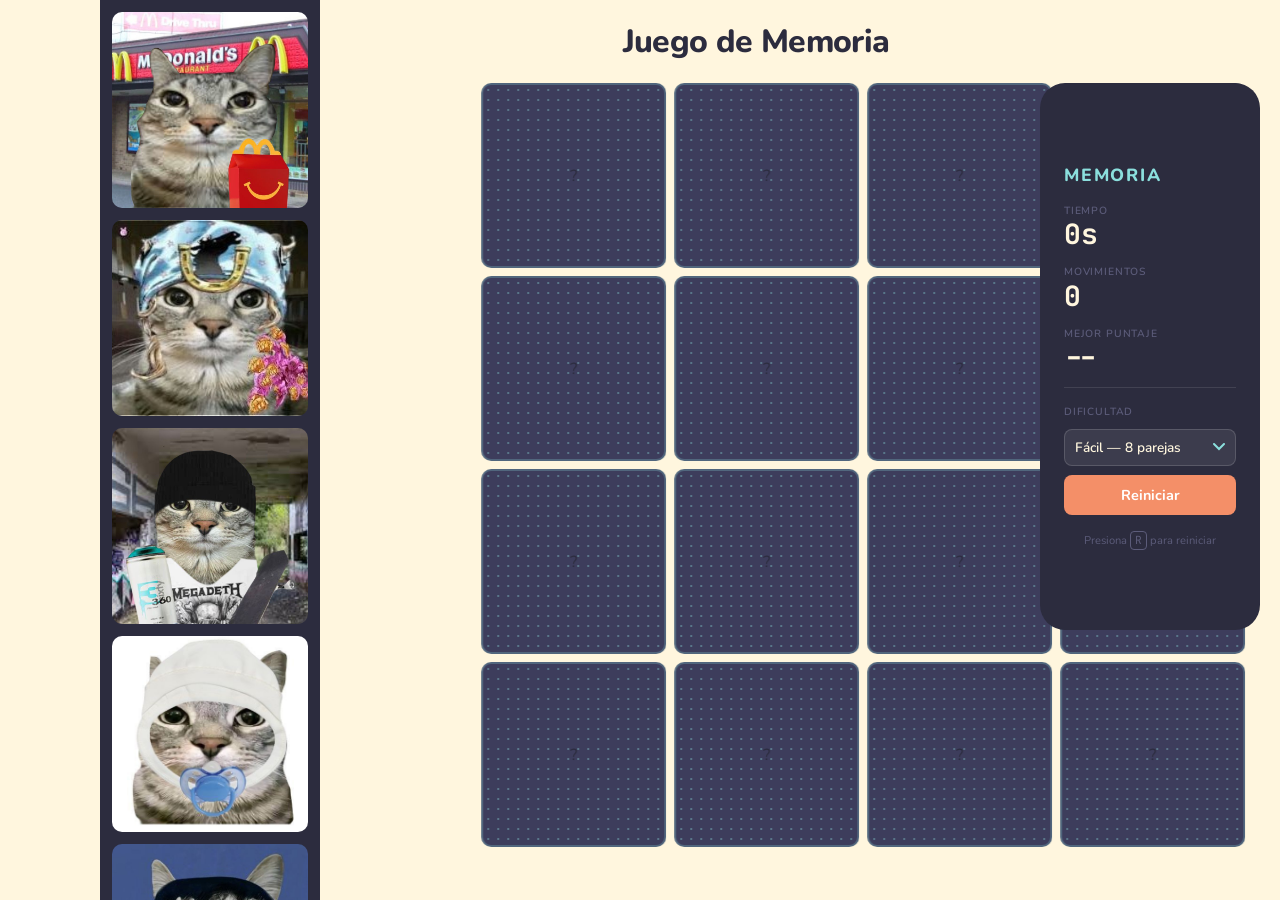
<file: index.html>
<!DOCTYPE html>
<html lang="es">
  <head>
    <meta charset="UTF-8" />
    <meta name="viewport" content="width=device-width, initial-scale=1.0" />
    <title>Juego de Memoria</title>
    <link rel="preconnect" href="https://fonts.googleapis.com" />
    <link rel="preconnect" href="https://fonts.gstatic.com" crossorigin />
    <link href="https://fonts.googleapis.com/css2?family=Nunito:wght@400;600;700;800&family=JetBrains+Mono:wght@500;700&display=swap" rel="stylesheet" />
    <link rel="stylesheet" href="styles.css" />
  </head>
  <body>
    <header>
      <h1>Juego de Memoria</h1>
    </header>

    <!-- Banner izquierdo: imágenes en loop vertical -->
    <aside class="banner-left" aria-hidden="true">
      <div class="banner-track">
        <!-- Primer set de imágenes -->
        <img src="Assets/bannerzazu/zazu1.jpg" alt="" />
        <img src="Assets/bannerzazu/zazu2.jpg" alt="" />
        <img src="Assets/bannerzazu/zazu3.jpg" alt="" />
        <img src="Assets/bannerzazu/zazu4.jpg" alt="" />
        <img src="Assets/bannerzazu/zazu5.jpg" alt="" />
        <img src="Assets/bannerzazu/zazu6.jpg" alt="" />
        <img src="Assets/bannerzazu/zazu7.jpg" alt="" />
        <img src="Assets/bannerzazu/zazu8.jpg" alt="" />
        <img src="Assets/bannerzazu/zazu9.jpg" alt="" />
        <img src="Assets/bannerzazu/zazu10.jpg" alt="" />
        <!-- Segundo set: copia exacta para el loop sin salto -->
        <img src="Assets/bannerzazu/zazu1.jpg" alt="" />
        <img src="Assets/bannerzazu/zazu2.jpg" alt="" />
        <img src="Assets/bannerzazu/zazu3.jpg" alt="" />
        <img src="Assets/bannerzazu/zazu4.jpg" alt="" />
        <img src="Assets/bannerzazu/zazu5.jpg" alt="" />
        <img src="Assets/bannerzazu/zazu6.jpg" alt="" />
        <img src="Assets/bannerzazu/zazu7.jpg" alt="" />
        <img src="Assets/bannerzazu/zazu8.jpg" alt="" />
        <img src="Assets/bannerzazu/zazu9.jpg" alt="" />
        <img src="Assets/bannerzazu/zazu10.jpg" alt="" />
      </div>
    </aside>

    <main class="layout">

      <!-- COLUMNA IZQUIERDA: solo el tablero -->
      <div class="board-area">
        <section
          id="board"
          class="board"
          role="grid"
          aria-label="Tablero de cartas"
        ></section>
        <!-- Imagen de victoria que crece sobre el tablero -->
        <div id="victory-overlay" class="victory-overlay hidden">
          <img src="Assets/VICTORY.jpg" alt="Victoria" id="victory-img" />
        </div>
      </div>
      <!-- COLUMNA DERECHA: sidebar con todos los datos -->
      <aside class="sidebar">
        <div class="sidebar-inner">

          <h2 class="sidebar-title">Memoria</h2>

          <!-- Marcadores -->
          <div class="stat-block">
            <span class="stat-label">Tiempo</span>
            <span id="timer" class="stat-value mono">0s</span>
          </div>

          <div class="stat-block">
            <span class="stat-label">Movimientos</span>
            <span id="move-count" class="stat-value mono">0</span>
          </div>

          <div class="stat-block">
            <span class="stat-label">Mejor puntaje</span>
            <span id="best-score" class="stat-value mono">--</span>
          </div>

          <hr class="sidebar-divider" />

          <!-- Controles -->
          <div class="sidebar-controls">
            <label class="control-label" for="difficulty-select">Dificultad</label>
            <select id="difficulty-select">
              <option value="8">Fácil — 8 parejas</option>
              <option value="12">Medio — 12 parejas</option>
              <option value="18">Difícil — 18 parejas</option>
            </select>
            <button id="restart-btn" type="button">Reiniciar</button>
          </div>

          <div id="victory-msg" class="victory-msg hidden" role="alert" aria-live="polite">
            <h2>¡Ganaste! 🎉</h2>
            <p id="victory-details"></p>
            <button id="play-again-btn" type="button">Jugar de nuevo</button>
          </div>

          <p class="keyboard-hint">Presiona <kbd>R</kbd> para reiniciar</p>
        </div>
      </aside>

    </main>

    <canvas id="confetti-canvas"> </canvas>

    <!-- El script va al final para que el DOM ya exista cuando se ejecuta -->
    <script src="script.js"></script>
  </body>
</html>
</file>
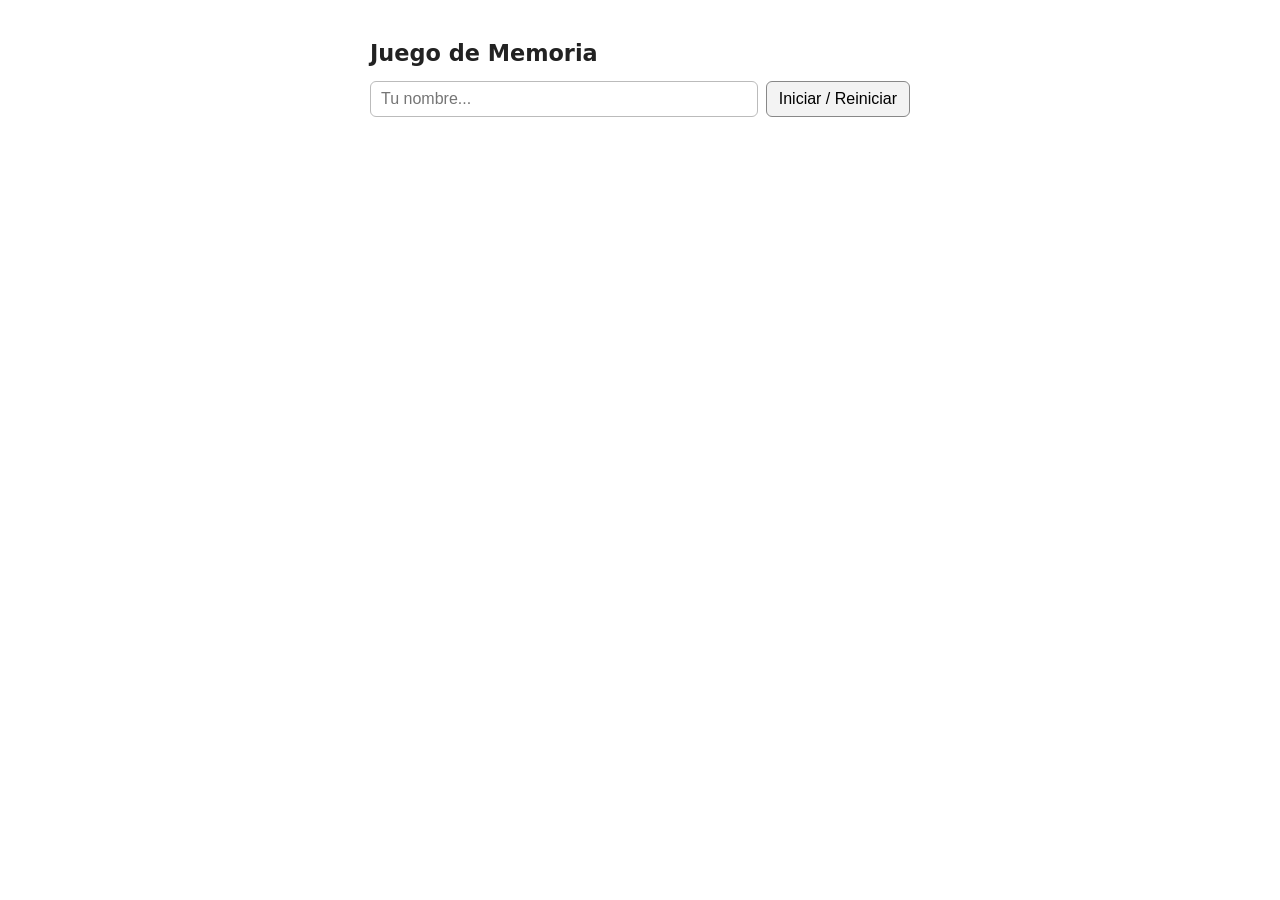
<file: parte2_corregido.html>
<!DOCTYPE html>
<html lang="es">
<head>
<meta charset="UTF-8">
<meta name="viewport" content="width=device-width, initial-scale=1.0">
<title>Juego de Memoria — versión a auditar</title>
<style>
  body{font-family:system-ui,sans-serif;max-width:540px;margin:40px auto;padding:0 16px;color:#222}
  h1{font-size:1.4rem}
  .fila{display:flex;gap:8px;margin-bottom:16px}
  input{flex:1;padding:8px 10px;font-size:1rem;border:1px solid #bbb;border-radius:6px}
  button{padding:8px 12px;font-size:1rem;cursor:pointer;border:1px solid #888;border-radius:6px;background:#f3f3f3}
  #tablero{display:grid;grid-template-columns:repeat(4,1fr);gap:10px;margin-top:8px}
  .carta{aspect-ratio:1;display:flex;align-items:center;justify-content:center;
    font-size:1.8rem;background:#2b3a42;color:#fff;border-radius:10px;cursor:pointer;user-select:none}
  .carta.volteada{background:#e8eef0;color:#222}
  .carta.encontrada{background:#cdebd7;color:#222;cursor:default}
  #movimientos{color:#666;font-size:.9rem;margin-top:14px}
  #mensaje{font-size:1.1rem;font-weight:600;margin-top:8px}
</style>
</head>
<body>
<h1>Juego de Memoria</h1>

<div class="fila">
  <input id="nombre" placeholder="Tu nombre...">
  <button id="iniciar">Iniciar / Reiniciar</button>
</div>

<div id="tablero"></div>
<p id="movimientos"></p>
<p id="mensaje"></p>

<!--
  ============================================================
  CÓDIGO PARA AUDITAR (Parte 2)
  Este juego de memoria "funciona", pero tiene bugs y malas prácticas.
  Si juegas despacio parece correcto; pruébalo con clicks rápidos,
  doble click sobre una misma carta, o un nombre raro.

  Tu tarea: encontrar los problemas, corregirlos y explicar POR QUÉ
  estaban mal. Comenta tus correcciones con  // BUG: ...  y  // FIX: ...
  Debe haber, al menos:
    - 1 bug funcional
    - 1 problema de seguridad
    - 1 olor de arquitectura / rendimiento
  (En realidad hay más.)
  ============================================================
-->
<script>
  const EMOJIS = ['🍎', '🚀', '🐱', '🌵', '🎲', '🎧', '⚽', '🍕']; // 8 pares = 16 cartas

  let cartas = [];      
  let volteadas = [];   
  let movimientos = 0;
  let nombre = '';
  let bloqueado = false; 

  const tablero = document.getElementById('tablero');

  // Algoritmo Fisher-Yates para una mezcla aleatoria uniforme y óptima
  function barajar(array) {
    for (let i = array.length - 1; i > 0; i--) {
      const j = Math.floor(Math.random() * (i + 1));
      [array[i], array[j]] = [array[j], array[i]];
    }
  }

  document.getElementById('iniciar').addEventListener('click', function () {
    nombre = document.getElementById('nombre').value.trim() || 'Jugador'; 
    
    cartas = [];
    // // BUG PREVIO CORREGIDO: Ahora sí se insertan los dos elementos por par para completar las 16 cartas
    EMOJIS.forEach(function (e) {
      cartas.push({ emoji: e, encontrada: false, volteada: false });
      cartas.push({ emoji: e, encontrada: false, volteada: false });
    });
    
    barajar(cartas); 

    volteadas = [];
    movimientos = 0;
    bloqueado = false;
    document.getElementById('mensaje').textContent = '';
    
    inicializarTablero();
    actualizarMarcador();
  });

  // Crea la estructura HTML limpia de 16 cartas boca abajo
  function inicializarTablero() {
    tablero.innerHTML = '';
    for (let i = 0; i < cartas.length; i++) {
      const div = document.createElement('div');
      div.className = 'carta';
      div.dataset.indice = i;
      div.textContent = '?';
      tablero.appendChild(div);
    }
  }

  // Delegación de eventos para optimizar el rendimiento del DOM
  tablero.addEventListener('click', function (e) {
    const tarjetaHtml = e.target.closest('.carta');
    if (tarjetaHtml) {
      voltearCarta(tarjetaHtml);
    }
  });

  function actualizarMarcador() {
    document.getElementById('movimientos').textContent = 'Movimientos: ' + movimientos;
  }

  function voltearCarta(div) {
    const i = Number(div.dataset.indice);

    // Guardas tempranas para evitar clicks no deseados, spam y doble click
    if (bloqueado) return;
    if (cartas[i].encontrada || cartas[i].volteada) return; 
    if (volteadas.length >= 2) return;

    // Voltear visual y lógicamente la carta
    div.textContent = cartas[i].emoji;
    div.classList.add('volteada');
    cartas[i].volteada = true;
    volteadas.push(i);

    if (volteadas.length === 2) {
      movimientos++;
      actualizarMarcador();

      const a = volteadas[0];
      const b = volteadas[1];
      const divs = tablero.children;

      // Comparación lógica precisa basada en el estado de las cartas
      if (cartas[a].emoji === cartas[b].emoji) {
        cartas[a].encontrada = true;
        cartas[b].encontrada = true;
        divs[a].classList.add('encontrada');
        divs[b].classList.add('encontrada');
        volteadas = [];
        revisarVictoria();
      } else {
        bloqueado = true;
        setTimeout(function () {
          divs[a].textContent = '?';
          divs[b].textContent = '?';
          divs[a].classList.remove('volteada');
          divs[b].classList.remove('volteada');
          cartas[a].volteada = false;
          cartas[b].volteada = false;
          volteadas = [];
          bloqueado = false; 
        }, 800);
      }
    }
  }

  function revisarVictoria() {
    const todasEncontradas = cartas.every(function (c) { return c.encontrada; });
    if (todasEncontradas) {
      // Prevención de ataques XSS usando textContent
      const mensajeFinal = document.getElementById('mensaje');
      mensajeFinal.textContent = '¡Ganaste, ' + nombre + '! 🎉';
    }
  }
</script>
</body>
</html>
</file>
<file: styles.css>
/* ============================================================
   TOKENS DE DISEÑO
   Variables CSS centralizadas. Si quieres cambiar un color
   o fuente en todo el sitio, solo cambias aquí.
   ============================================================ */
:root {
  --color-cream:   #FFF6DE;
  --color-teal:    #8BDFDD;
  --color-coral:   #F48F68;
  --color-yellow:  #FFE394;
  --color-dark:    #2C2C3E;   /* Casi negro azulado, para texto y bordes */
  --color-mid:     #5C5C7A;   /* Gris medio para labels y secundarios */
  --color-card-bg: #3D3D5C;   /* Fondo de carta boca abajo */

  --font-display: 'Nunito', sans-serif;
  --font-mono:    'JetBrains Mono', monospace;

  --radius-card:    10px;
  --radius-ui:      8px;
  --sidebar-width:  220px;
  --transition-flip: 0.35s ease;
}

/* ============================================================
   RESET MÍNIMO
   ============================================================ */
*, *::before, *::after {
  box-sizing: border-box;
  margin: 0;
  padding: 0;
}

/* ============================================================
   BASE
   ============================================================ */
body {
  font-family: var(--font-display);
  background-color: var(--color-cream);
  color: var(--color-dark);
  min-height: 100vh;
  padding: 1.25rem;
  padding-left: calc(var(--sidebar-width) + 2rem);
  padding-right: 1.25rem;
}

header {
  text-align: center;
  margin-bottom: 1.25rem;
}

header h1 {
  font-size: 2rem;
  font-weight: 800;
  letter-spacing: -0.02em;
  color: var(--color-dark);
}

/* ============================================================
   LAYOUT DE DOS COLUMNAS
   El tablero crece para ocupar el espacio disponible.
   El sidebar tiene un ancho fijo a la derecha.
   ============================================================ */
.layout {
  display: grid;
  grid-template-columns: 1fr var(--sidebar-width);
  gap: 1.5rem;
  align-items: start;
  width: 100%;
}

/* ============================================================
   TABLERO
   ============================================================ */
.board-area {
  min-width: 0;
  max-width: 900px;   /* Ajusta este valor a tu gusto */
  position: relative; /* Para posicionar el overlay de victoria */
}

.board {
  display: grid;
  grid-template-columns: repeat(var(--cols, 4), 1fr);
  gap: 0.5rem;
  margin-bottom: 1rem;
  left: 50%;
  transform: translateX(30%);
}

/* ============================================================
   CARTA
   Firma visual: patrón de puntos en la cara trasera.
   ============================================================ */
.card {
  aspect-ratio: 1 / 1;
  cursor: pointer;
  perspective: 700px;
}

.card-inner {
  width: 100%;
  height: 100%;
  position: relative;
  transform-style: preserve-3d;
  transition: transform var(--transition-flip);
}

.card.flipped .card-inner {
  transform: rotateY(180deg);
}

.card-face {
  position: absolute;
  inset: 0;
  display: flex;
  align-items: center;
  justify-content: center;
  border-radius: var(--radius-card);
  backface-visibility: hidden;
  user-select: none;
  overflow: hidden;
}

/* Cara trasera: patrón de puntos — la firma del diseño */
.card-back {
  background-color: var(--color-card-bg);
  /* Patrón radial: puntos turquesa semitransparentes */
  background-image: radial-gradient(
    circle,
    rgba(139, 223, 221, 0.35) 1.5px,
    transparent 1.5px
  );
  background-size: 10px 10px;
  border: 2px solid rgba(139, 223, 221, 0.25);
}

/* Cara delantera */
.card-front {
  background-color: var(--color-yellow);
  border: 2px solid var(--color-dark);
  transform: rotateY(180deg);
  font-size: clamp(1.2rem, 4vw, 2.2rem); /* Escala con el tamaño del tablero */
}

/* Carta encontrada */
.card.matched .card-front {
  background-color: var(--color-teal);
  border-color: var(--color-dark);
  cursor: default;
  opacity: 0.85;
}

/* Tablero bloqueado */
.board.locked {
  pointer-events: none;
}

/* ============================================================
   SIDEBAR
   ============================================================ */
.sidebar {
  position: sticky;
  top: 1.25rem;
  width: var(--sidebar-width);
  min-width: var(--sidebar-width);  /* evita que el sidebar se comprima */
}

.sidebar-inner {
  background-color: var(--color-dark);
  color: var(--color-cream);
  border-radius: 25px;
  padding: 5rem 1.5rem;
  display: flex;
  flex-direction: column;
  gap: 1rem;
}

.sidebar-title {
  font-size: 1.1rem;
  font-weight: 800;
  text-transform: uppercase;
  letter-spacing: 0.1em;
  color: var(--color-teal);
}

/* Bloque de una estadística */
.stat-block {
  display: flex;
  flex-direction: column;
  gap: 0.15rem;
}

.stat-label {
  font-size: 0.65rem;
  font-weight: 600;
  text-transform: uppercase;
  letter-spacing: 0.08em;
  color: var(--color-mid);  /* Gris: es información secundaria */
  /* Nota: --color-mid sobre --color-dark da ratio ~3.5:1 (AA para texto pequeño en bold) */
}

.stat-value {
  font-size: 1.75rem;
  font-weight: 700;
  color: var(--color-cream);
  line-height: 1;
}

/* Clase aplicada a los valores numéricos para usar la fuente monoespaciada */
.mono {
  font-family: var(--font-mono);
}

.sidebar-divider {
  border: none;
  border-top: 1px solid rgba(255, 255, 255, 0.1);
}

/* ============================================================
   CONTROLES EN SIDEBAR
   ============================================================ */
.sidebar-controls {
  display: flex;
  flex-direction: column;
  gap: 0.6rem;
}

.control-label {
  font-size: 0.65rem;
  font-weight: 600;
  text-transform: uppercase;
  letter-spacing: 0.08em;
  color: var(--color-mid);
}

select {
  width: 100%;
  padding: 0.5rem 0.6rem;
  border-radius: var(--radius-ui);
  border: 1.5px solid rgba(255, 255, 255, 0.15);
  background-color: rgba(255, 255, 255, 0.08);
  color: var(--color-cream);
  font-family: var(--font-display);
  font-size: 0.85rem;
  font-weight: 600;
  cursor: pointer;
  appearance: none; /* Quitamos el estilo nativo del sistema operativo */
  /* Flecha personalizada con SVG inline en el background */
  background-image: url("data:image/svg+xml,%3Csvg xmlns='http://www.w3.org/2000/svg' width='12' height='8' viewBox='0 0 12 8'%3E%3Cpath d='M1 1l5 5 5-5' stroke='%238BDFDD' stroke-width='2' fill='none' stroke-linecap='round'/%3E%3C/svg%3E");
  background-repeat: no-repeat;
  background-position: right 0.6rem center;
  padding-right: 2rem;
}

select:focus {
  outline: 2px solid var(--color-teal);
  outline-offset: 2px;
}

/* Estilo de las opciones del select (limitado por el navegador) */
select option {
  background-color: var(--color-dark);
  color: var(--color-cream);
}

button {
  width: 100%;
  padding: 0.6rem;
  border: none;
  border-radius: var(--radius-ui);
  background-color: var(--color-coral);
  color: white;
  font-family: var(--font-display);
  font-size: 0.9rem;
  font-weight: 700;
  cursor: pointer;
  transition: opacity 0.15s, transform 0.1s;
}

button:hover {
  opacity: 0.88;
}

button:active {
  transform: scale(0.97);
}

button:focus-visible {
  outline: 2px solid var(--color-teal);
  outline-offset: 3px;
}

/* Hint de teclado al pie del sidebar */
.keyboard-hint {
  font-size: 0.7rem;
  color: var(--color-mid);
  text-align: center;
  margin-top: auto; /* Empuja hacia el fondo del sidebar */
}

kbd {
  display: inline-block;
  padding: 0.1em 0.4em;
  border-radius: 4px;
  border: 1px solid var(--color-mid);
  font-family: var(--font-mono);
  font-size: 0.7rem;
  line-height: 1.4;
}

/* ============================================================
   MENSAJE DE VICTORIA
   ============================================================ */
.victory-msg {
  text-align: center;
  padding: 0.85rem 0.75rem;
  border-radius: 10px;
  background-color: var(--color-teal);
  border: 2px solid rgba(255, 255, 255, 0.15);
  width: 100%;
}

.victory-msg h2 {
  font-size: 1.75rem;
  margin-bottom: 0.25rem;
}

.victory-msg p {
  font-size: 0.75rem;
  font-weight: 600;
  color: var(--color-dark);
  margin-bottom: 0.65rem;
  line-height: 1.4;
}

.victory-msg button {
  width: 100%;
  padding: 0.5rem;
  background-color: var(--color-dark);
  color: var(--color-cream);
  font-size: 0.85rem;
}

/* ============================================================
   RESPONSIVE: en móvil el sidebar pasa a ser barra superior
   ============================================================ */
@media (max-width: 600px) {
  .layout {
    grid-template-columns: 1fr;
    grid-template-rows: auto auto;
  }

  /* El sidebar se mueve encima del tablero */
  .sidebar {
    order: -1;
    position: static;
  }

  .sidebar-inner {
    flex-direction: row;
    flex-wrap: wrap;
    gap: 0.75rem;
    padding: 1rem;
    border-radius: 12px;
    align-items: center;
  }

  .sidebar-title {
    width: 100%;
    font-size: 0.85rem;
  }

  .stat-block {
    flex: 1;
    min-width: 70px;
  }

  .stat-value {
    font-size: 1.25rem;
  }

  .sidebar-divider {
    width: 100%;
  }

  .sidebar-controls {
    width: 100%;
  }

  .keyboard-hint {
    display: none; /* En móvil no hay teclado */
  }
}

/* ============================================================
   CONFETTI CANVAS (sin cambios funcionales)
   ============================================================ */
#confetti-canvas {
  position: fixed;
  top: 0;
  left: 0;
  width: 100vw;
  height: 100vh;
  pointer-events: none;
  z-index: 999;
}

/* ============================================================
   UTILIDADES
   ============================================================ */
.hidden {
  display: none !important;
}

/* ============================================================
   BANNER IZQUIERDO
   ============================================================ */
.banner-left {
  position: fixed;
  top: 0;
  left: 100px;
  width: var(--sidebar-width); /* mismo ancho que el sidebar derecho */
  height: 100vh;
  background-color: var(--color-dark);
  overflow: hidden;            /* oculta las imágenes que salen por arriba y abajo */
  z-index: 10;
}

.banner-track {
  display: flex;
  flex-direction: column;
  gap: 0.75rem;
  padding: 0.75rem;
  /* La animación mueve el track hacia arriba.
     translateY(-50%) desplaza exactamente la mitad del track,
     que equivale al primer set de imágenes.
     Cuando llega ahí, vuelve al inicio sin que se note
     porque el segundo set es idéntico al primero. */
  animation: banner-scroll 18s linear infinite;
}

.banner-track img {
  width: 100%;
  aspect-ratio: 1 / 1;
  object-fit: cover;           /* recorta la imagen para llenar el cuadrado */
  border-radius: 10px;
  display: block;
}

@keyframes banner-scroll {
  0%   { transform: translateY(0); }
  100% { transform: translateY(-50%); }
}

/* ============================================================
   OVERLAY DE VICTORIA (Velocidad Constante ×5.25)
   ============================================================ */
.victory-overlay {
  position: fixed;        
  top: 0;
  left: 0;
  width: 100vw;           
  height: 100vh;          
  display: flex;          
  align-items: center;    
  justify-content: center;
  z-index: 1000;          
  pointer-events: none;   
  overflow: hidden;       /* Oculta los bordes de la imagen cuando supera la pantalla */
}

.victory-overlay img {
  width: 250px;           /* Base inicial */
  height: 250px;
  object-fit: cover;      
  opacity: 0;
  /* 'linear' asegura que mantenga exactamente la misma velocidad de principio a fin */
  animation: victory-grow-linear 3s linear forwards;
}

@keyframes victory-grow-linear {
  0% {
    opacity: 0;
    transform: scale(0);  /* Empieza en el centro exacto */
  }
  10% {
    opacity: 1;           /* Se vuelve completamente visible al inicio */
  }
  100% {
    opacity: 1;
    transform: scale(5.25); /* 1.5 veces más grande que el efecto anterior (3.5 * 1.5 = 5.25) */
  }
}

/* ============================================================
   ESTILOS RESPONSIVE PARA TELÉFONOS (Nuevos)
   ============================================================ */

/* Para pantallas medianas (Tablets o teléfonos en horizontal) */
@media (max-width: 600px) {
  body {
    margin: 20px auto;
    padding: 0 12px;
  }

  h1 {
    font-size: 1.2rem;
    text-align: center;
  }

  /* Reducimos el tamaño del texto para que los emojis se vean completos */
  .carta {
    font-size: 1.5rem; 
    border-radius: 8px; /* Bordes ligeramente más pequeños acorde al tamaño */
  }
  
  #tablero {
    gap: 8px; /* Menos separación para ganar espacio útil */
  }
}

/* Para pantallas muy pequeñas (Teléfonos en vertical como iPhone SE) */
@media (max-width: 380px) {
  .fila {
    flex-direction: column; /* El input y el botón se apilan uno abajo del otro */
    gap: 10px;
  }

  input, button {
    width: 100%; /* Ocupan todo el ancho de la pantalla */
    box-sizing: border-box;
  }

  /* Si la dificultad es muy alta (muchas cartas), reducimos el mínimo del grid */
  #tablero {
    grid-template-columns: repeat(4, minmax(60px, 1fr));
    gap: 6px;
  }

  .carta {
    font-size: 1.3rem;
  }
}
</file>
